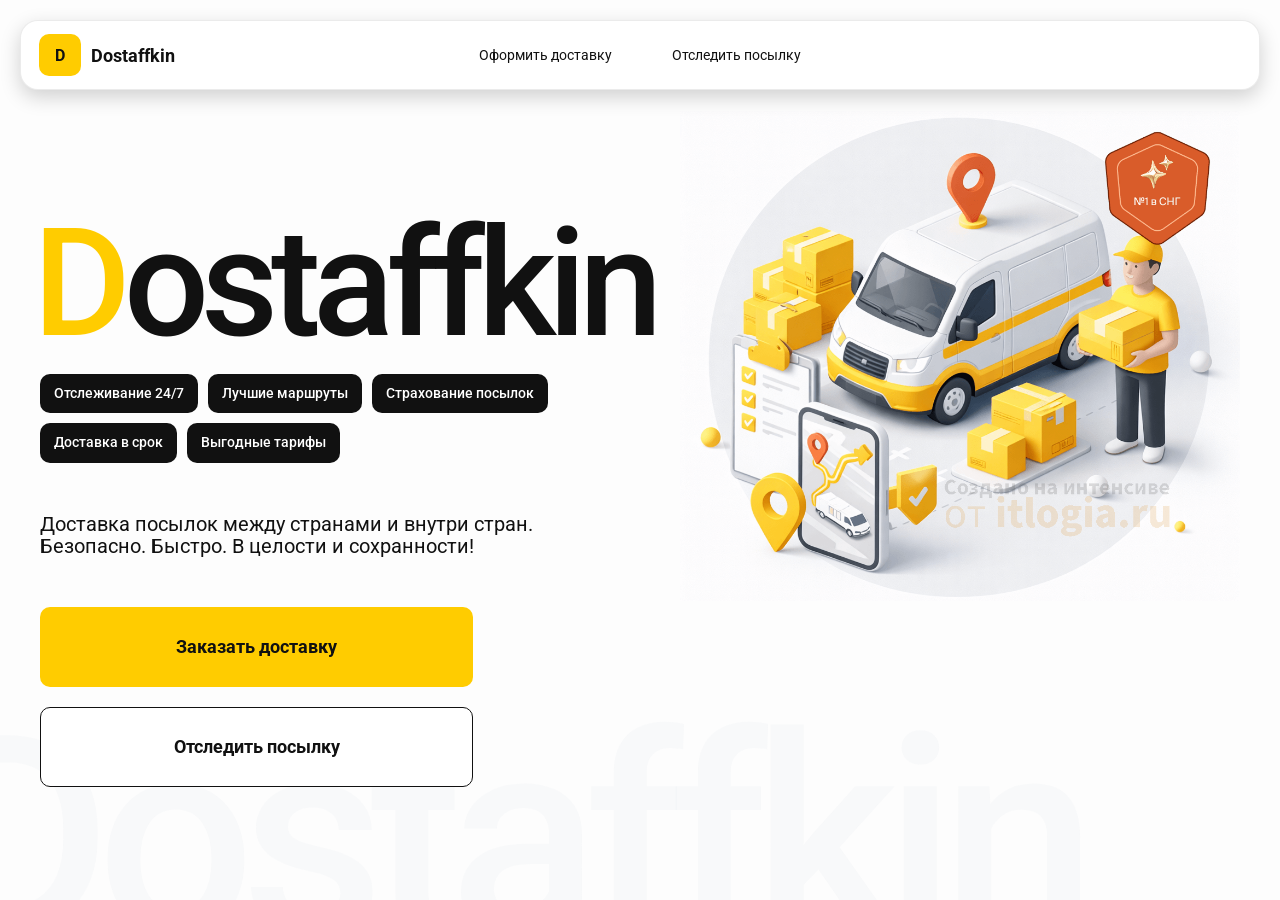
<file: index.html>
<!doctype html>
<html lang="ru">
<head>
    <meta charset="utf-8"/>
    <meta name="viewport" content="width=device-width,initial-scale=1,maximum-scale=1,user-scalable=0"/>
    <title>Dostaffkin — Доставка посылок между странами и внутри стран. Безопасно. Быстро. В целости и сохранности!</title>
    <link href="styles/base.css" rel="stylesheet"/>
    <link href="styles/base_adaptive.css" rel="stylesheet"/>
    <link href="styles/index.css" rel="stylesheet"/>
    <link href="styles/index_adaptive.css" rel="stylesheet"/>
</head>
<body>

    <div class="container">
        <header class ="header">
            <a class="header-brand" href="#">
                <div class="header-logo">D</div>
                <div class="header-title">Dostaffkin</div>
            </a>
            <nav class="header-menu">
                <a class="header-link" href="./order.html">Оформить <span>доставку</span></a>
                <a class="header-link" href="./track.html">Отследить <span>посылку</span></a>
            </nav>
        </header>
        <main class="main">
            <section class="main-info">
                <div class="main-title">
                    <span>D</span>ostaffkin
                </div>
                <div class="main-features">
                    <div class="main-feature">Отслеживание 24/7</div>
                    <div class="main-feature">Лучшие маршруты</div>
                    <div class="main-feature">Страхование посылок</div>
                    <div class="main-feature">Доставка в срок</div>
                    <div class="main-feature">Выгодные тарифы</div>
                </div>
                <div class="main-description">
                    Доставка посылок между странами и внутри стран.
                    Безопасно. Быстро. В целости и сохранности!
                </div>
                <div class="main-actions">
                    <a class="button" type="button" href="./order.html">Заказать доставку</a>
                    <a class="button button-white" type="button" href="./track.html">Отследить посылку</a>
                </div>
            </section>
            <div class="main-title-ghost">Dostaffkin</div>
            <section class="main-image">
                <img src="images/main-image.png" alt="Main image" />
            </section>
        </main>
        



    </div>


</body>
</html>
</file>
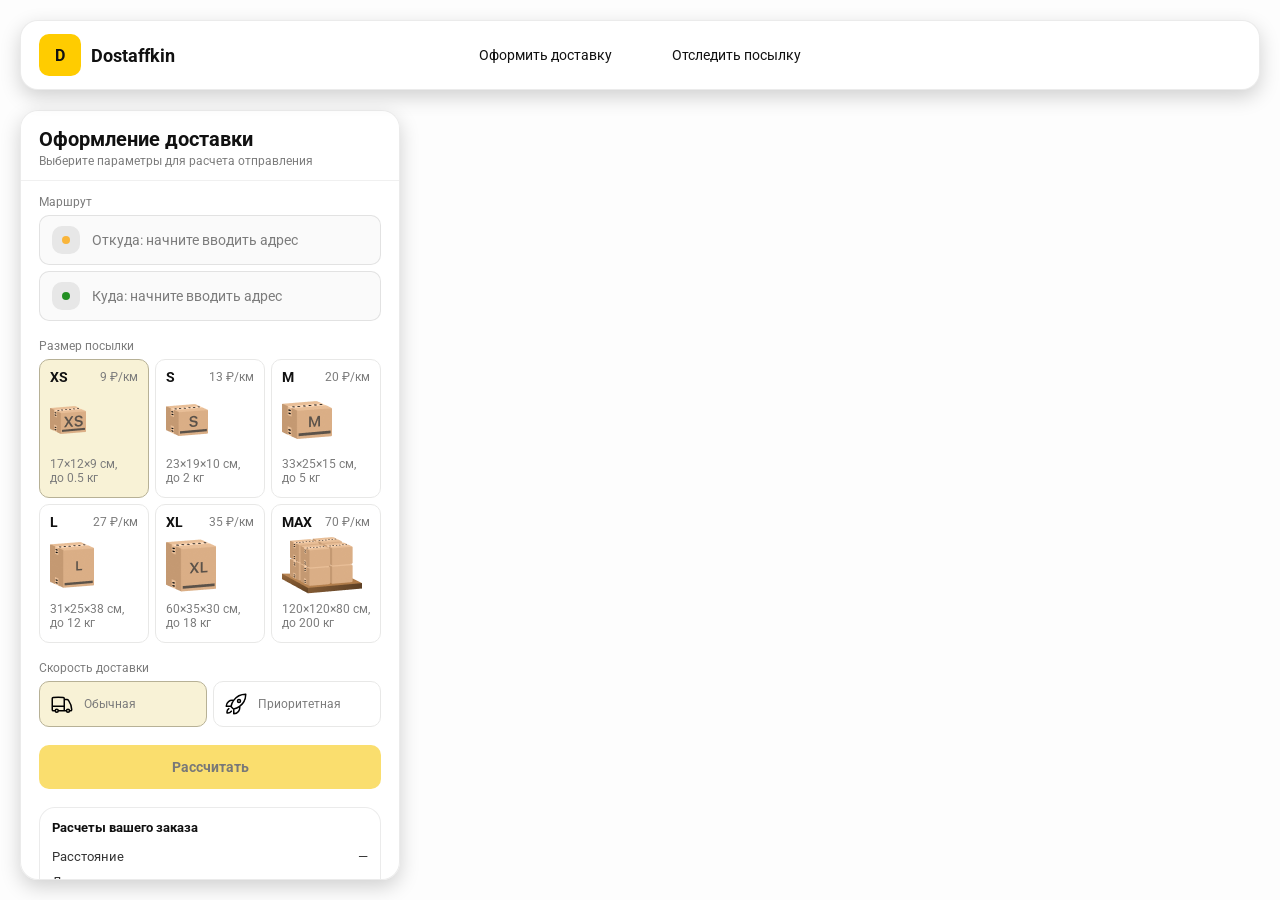
<file: order.html>
<!doctype html>
<html lang="ru">
<head>
    <meta charset="utf-8"/>
    <meta name="viewport" content="width=device-width,initial-scale=1,maximum-scale=1,user-scalable=0"/>
    <title>Оформление доставки</title>

    <link rel="stylesheet" href="styles/base.css"/>
    <link rel="stylesheet" href="styles/base_adaptive.css"/>

    <link rel="stylesheet" href="styles/order.css"/>
    <link rel="stylesheet" href="styles/order_adaptive.css"/>

    <script src="https://api-maps.yandex.ru/2.1/?lang=ru_RU&apikey=f508e841-0c0e-4c46-b181-957ae15ef570&suggest_apikey=d2cd4d6c-a4bf-48f8-a7a6-d6ad80a7508a" type="text/javascript"></script>
</head>
<body>
    
    <div id="map"></div>
    <header class="header">
        <a class="header-brand" href="./index.html">
            <div class="header-logo">D</div>
            <div class="header-title">Dostaffkin</div>
        </a>
        <nav class="header-menu">
            <a class="header-link" href="#">Оформить <span>доставку</span></a>
            <a class="header-link" href="./track.html">Отследить <span>посылку</span></a>
        </nav>
    </header>

    <aside class="main" id="sidebar">
        <div class="main-header">
            <div class="main-title">Оформление доставки</div>
            <div class="main-text">Выберите параметры для расчета отправления</div>
        </div>

        <div class="main-content">
            <div class="main-route">
                <div class="main-block-title">Маршрут</div>
                <div class="main-fields">
                    <div class="main-field" id="fromField">
                        <div class="main-pin"></div>
                        <input id="from" placeholder="Откуда: начните вводить адрес" autocomplete="off" />
                        <div class="main-ac" id="fromAc" role="listbox" aria-label="Подсказки адресов"></div>
                    </div>
            
                    <div class="main-field" id="toField">
                        <div class="main-pin"></div>
                        <input id="to" placeholder="Куда: начните вводить адрес" autocomplete="off" />
                        <div class="main-ac" id="toAc" role="listbox" aria-label="Подсказки адресов"></div>
                    </div>
                </div>
            </div>
            <div class="main-package">
                <div class="main-block-title">Размер посылки</div>
            
                <div class="main-sizes">
                    <div class="main-size-card is-active" data-value="xs">
                        <div class="main-size-top">
                            <div class="main-size-label">XS</div>
                            <div class="main-size-rate">9 ₽/км</div>
                        </div>
                        <div class="main-size-media">
                            <img src="images/sizes/xs.png" alt="Короб XS" />
                        </div>
                        <div class="main-size-description">17×12×9 см,<br>до 0.5 кг</div>
                    </div>
            
                    <div class="main-size-card" data-value="s">
                        <div class="main-size-top">
                            <div class="main-size-label">S</div>
                            <div class="main-size-rate">13 ₽/км</div>
                        </div>
                        <div class="main-size-media">
                            <img src="images/sizes/s.png" alt="Короб S" />
                        </div>
                        <div class="main-size-description">23×19×10 см,<br>до 2 кг</div>
                    </div>
            
                    <div class="main-size-card" data-value="m">
                        <div class="main-size-top">
                            <div class="main-size-label">M</div>
                            <div class="main-size-rate">20 ₽/км</div>
                        </div>
                        <div class="main-size-media">
                            <img src="images/sizes/m.png" alt="Короб M" />
                        </div>
                        <div class="main-size-description">33×25×15 см,<br>до 5 кг</div>
                    </div>
            
                    <div class="main-size-card" data-value="l">
                        <div class="main-size-top">
                            <div class="main-size-label">L</div>
                            <div class="main-size-rate">27 ₽/км</div>
                        </div>
                        <div class="main-size-media">
                            <img src="images/sizes/l.png" alt="Короб L" />
                        </div>
                        <div class="main-size-description">31×25×38 см,<br>до 12 кг</div>
                    </div>
            
                    <div class="main-size-card" data-value="xl">
                        <div class="main-size-top">
                            <div class="main-size-label">XL</div>
                            <div class="main-size-rate">35 ₽/км</div>
                        </div>
                        <div class="main-size-media">
                            <img src="images/sizes/xl.png" alt="Короб XL" />
                        </div>
                        <div class="main-size-description">60×35×30 см,<br>до 18 кг</div>
                    </div>
            
                    <div class="main-size-card" data-value="max">
                        <div class="main-size-top">
                            <div class="main-size-label">MAX</div>
                            <div class="main-size-rate">70 ₽/км</div>
                        </div>
                        <div class="main-size-media main-size-media-palleta">
                            <img src="images/sizes/max.png" alt="Паллета" />
                        </div>
                        <div class="main-size-description">120×120×80 см,<br>до 200 кг</div>
                    </div>
                </div>
            </div>
            
            <div class="main-speed">
                <div class="main-block-title">Скорость доставки</div>
            
                <div class="main-speeds">
                    <div class="main-speed-card is-active" data-value="regular">
                        <img class="main-speed-media" src="images/icons/regular.svg" alt="Regular" />
                        <div class="main-speed-description">Обычная</div>
                    </div>
                    <div class="main-speed-card" data-value="fast">
                        <img class="main-speed-media" src="images/icons/fast.svg" alt="Fast" />
                        <div class="main-speed-description">Приоритетная</div>
                    </div>
            
                </div>
            </div>

            <div class="main-calculate-block">
                <button id="calc" class="button calculate-button" type="button" disabled>Рассчитать</button>
            </div>

            <div class="main-result" id="result">
                <div class="main-result-title">Расчеты вашего заказа</div>
                <div class="main-result-lines">
                    <div class="main-result-line"><span>Расстояние</span><span id="distanceValue">—</span></div>
                    <div class="main-result-line"><span>Доставим через</span><span id="durationValue">—</span></div>
                    <div class="main-result-line"><span>Тариф</span><span id="rateValue">—</span></div>
                </div>
                <div class="main-price">
                    <div class="main-price-label">Итого</div>
                    <div class="main-price-value" id="totalValue">—</div>
                </div>
            </div>

            <div class="main-order-box">
                <div class="main-order-form" id="orderForm">
                    <div class="main-order-title">Оформление доставки</div>
                    <div class="main-block-info-row">
                        <div class="main-block-title">Контакты</div>
                        <div class="order-fields">
                            <div class="main-field">
                                <input id="customerName" placeholder="Ваше имя" autocomplete="off" />
                            </div>
                            <div class="main-field">
                                <input id="customerPhone" placeholder="Ваш телефон" autocomplete="off" inputmode="tel" />
                            </div>
                        </div>
                    </div>
                    <div class="main-block-info-row extra-info">
                        <div class="main-block-title">Дополнительная информация</div>
                        <div class="main-field textarea">
                            <textarea id="comment" placeholder="Детали доставки и комментарии"></textarea>
                        </div>
                    </div>
                    <button id="submit" class="button main-submit-request" type="button" disabled>Отправить
                        заявку
                    </button>
                </div>
            
                <div class="main-order-success" id="orderSuccess">
                    <div class="main-success-icon">✓</div>
                    <div class="main-success-title">Заявка отправлена!</div>
                    <div class="main-success-title">Номер отправления – <span id="orderId"></span></div>
                    <div class="main-success-subtitle">Мы скоро свяжемся с вами</div>
                </div>
            </div>

        </div>

    </aside>

    <script src ="scripts/order.js"></script>
</body>
</html>
</file>
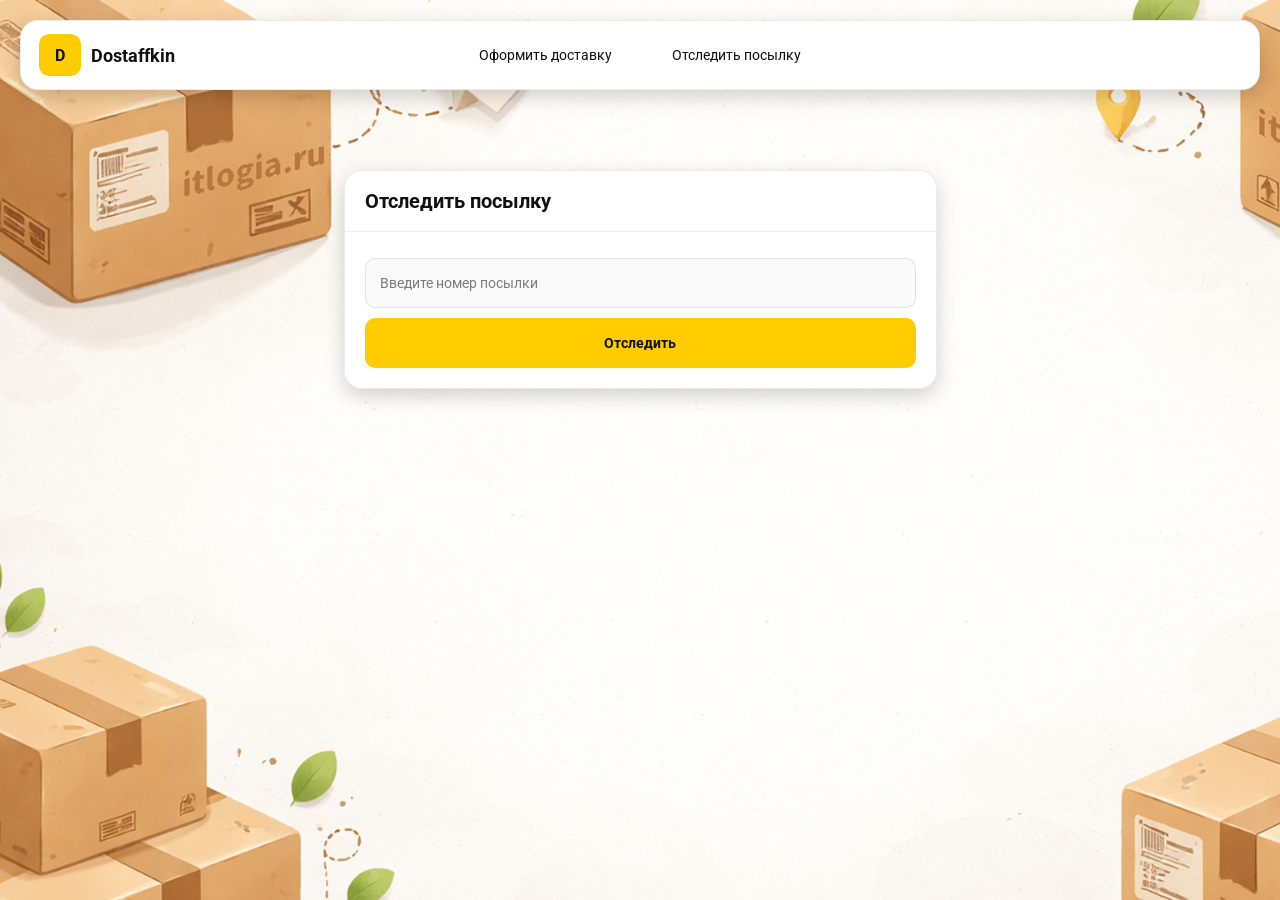
<file: track.html>
<!doctype html>
<html lang="ru">
<head>
    <meta charset="utf-8"/>
    <meta name="viewport" content="width=device-width,initial-scale=1,maximum-scale=1,user-scalable=0"/>
    <title>Отследить посылку</title>
    <link rel="stylesheet" href="styles/base.css"/>
    <link rel="stylesheet" href="styles/base_adaptive.css"/>

    <link rel="stylesheet" href="styles/track.css"/>
    <link rel="stylesheet" href="styles/track_adaptive.css"/>
</head>
<body>

    <div class="container">
        <header class="header">
            <a class="header-brand" href="./index.html">
                <div class="header-logo">D</div>
                <div class="header-title">Dostaffkin</div>
            </a>
            <nav class="header-menu">
                <a class="header-link" href="./order.html">Оформить <span>доставку</span></a>
                <a class="header-link" href="#">Отследить <span>посылку</span></a>
            </nav>
        </header>

        <main class="track-content">
            <section class="track-card track-search">
                <div class="track-title">Отследить посылку</div>
                <div class="track-action">
                    <div class="main-field track-field">
                        <input id="trackNumber" placeholder="Введите номер посылки" autocomplete="off" />
                    </div>
                    <button id="trackButton" class="button track-button" type="button">Отследить</button>
                </div>
            </section>

            <section class="track-card track-result" id="trackResult">
                <div class="track-result-header">
                    <div class="track-id" id="trackIdValue"></div>
                    <div class="track-routes">
                        <div class="track-route">
                            <div class="track-route-pin">
                                <svg xmlns="http://www.w3.org/2000/svg" fill="none" viewBox="0 0 24 24" stroke-width="1.5"
                                    stroke="orange" class="size-6">
                                    <path stroke-linecap="round" stroke-linejoin="round"
                                        d="M15 10.5a3 3 0 1 1-6 0 3 3 0 0 1 6 0Z" />
                                    <path stroke-linecap="round" stroke-linejoin="round"
                                        d="M19.5 10.5c0 7.142-7.5 11.25-7.5 11.25S4.5 17.642 4.5 10.5a7.5 7.5 0 1 1 15 0Z" />
                                </svg>
                            </div>
                            <div class="track-route-address" id="trackFromValue">
                                Откуда: Москва, улица Арбат, 1
                            </div>
                        </div>
                        <div class="track-route track-route-arrow">
                            <svg xmlns="http://www.w3.org/2000/svg" fill="none" viewBox="0 0 24 24" stroke-width="1.5"
                                stroke="currentColor" class="size-6">
                                <path stroke-linecap="round" stroke-linejoin="round" d="M19.5 13.5 12 21m0 0-7.5-7.5M12 21V3" />
                            </svg>
                        </div>
                        <div class="track-route">
                            <div class="track-route-pin">
                                <svg xmlns="http://www.w3.org/2000/svg" fill="none" viewBox="0 0 24 24" stroke-width="1.5"
                                    stroke="green" class="size-6">
                                    <path stroke-linecap="round" stroke-linejoin="round"
                                        d="M15 10.5a3 3 0 1 1-6 0 3 3 0 0 1 6 0Z" />
                                    <path stroke-linecap="round" stroke-linejoin="round"
                                        d="M19.5 10.5c0 7.142-7.5 11.25-7.5 11.25S4.5 17.642 4.5 10.5a7.5 7.5 0 1 1 15 0Z" />
                                </svg>
                            </div>
                            <div class="track-route-address" id="trackToValue">
                                Куда: Минск, проспект Независимости, 58
                            </div>
                        </div>
                    </div>
                </div>
                <div class="track-info">
                    <div class="track-status-title">Статус данной посылки:</div>
                    <div class="track-status-list" id="trackStatusList">
                    </div>
                </div>
            </section>
        </main>
    
    </div>
    <script src = "scripts/track.js"></script>    
</body>
</html>
</file>
<file: styles/base.css>
*,
*::before,
*::after {
  box-sizing: border-box;
}

@font-face {
  font-family: "Roboto";
  src: url("../fonts/Roboto-Regular.ttf");
  font-weight: normal;
}

@font-face {
  font-family: "Roboto";
  src: url("../fonts/Roboto-Bold.ttf");
  font-weight: bold;
}

@font-face {
  font-family: "Roboto";
  src: url("../fonts/Roboto-Medium.ttf");
  font-weight: 500;
}

html,
body {
  margin: 0;
  color: #111111;
  font-family: "Roboto", sans-serif;
}

body {
  background: #fdfdfd;
}

.header {
  border-radius: 18px;
  box-shadow: 0 7px 20px 0 #0000002e;
  backdrop-filter: blur(10px);
  background: #ffffff;
  left: 20px;
  border: 1px solid rgba(0, 0, 0, 0.08);
  position: fixed;
  right: 20px;
  top: 20px;
  padding: 14px 18px;
  height: 70px;
  display: flex;
  align-items: center;
  z-index: 6;
}

.header-brand {
  display: flex;
  align-items: center;
  text-decoration: none;
  gap: 10px;
}

.header-logo {
  width: 42px;
  height: 42px;
  border-radius: 10px;
  background: #ffcc00;
  display: grid;
  place-items: center;
  font-weight: bold;
  color: #111;
}

.header-title {
  font-size: 18px;
  font-weight: bold;
  color: #111111;
  text-decoration: none;
}

.header-menu {
  display: flex;
  align-items: center;
  gap: 60px;
  margin: 0;
  position: absolute;
  left: 50%;
  transform: translateX(-50%);
}

.header-link {
  font-size: 14px;
  color: #111111;
  text-decoration: none;
}

.button {
  border: 0;
  outline: none;
  height: 44px;
  border-radius: 10px;
  font-size: 14px;
  font-weight: bold;
  cursor: pointer;
  font-family: inherit;
  transition:
    transform 0.08s ease,
    opacity 0.12s ease;
  background: #ffcc00;
  color: #111111;
  text-align: center;
  text-decoration: none;
}

.button:hover {
  background-color: #e5bc19;
}

.button:disabled {
  cursor: not-allowed;
  background-color: #fade6e;
  color: #787878;
  transform: none;
}

.button.button-white {
  background: #ffffff;
  border: 1px solid #111111;
}

.button.button-white:hover {
  background: rgb(241 241 241);
}

.main-field {
  display: flex;
  align-items: center;
  margin-top: 6px;
  gap: 10px;
  border: 1px solid #1111111a;
  background: #fafafa;
  border-radius: 10px;
  padding: 10px 12px;
  position: relative;
  box-sizing: border-box;
  height: 50px;
}

.main-field.textarea {
  height: auto;
}

.main-pin {
  width: 28px;
  height: 28px;
  border-radius: 10px;
  background: rgba(17, 17, 17, 0.08);
  display: grid;
  place-items: center;
  flex: 0 0 auto;
  position: relative;
}

.main-pin::before {
  content: "";
  width: 8px;
  height: 8px;
  border-radius: 999px;
  background: orange;
  opacity: 0.75;
  display: block;
}

.main-field:last-child .main-pin::before {
  background: green;
  opacity: 0.85;
}

input,
textarea {
  width: 100%;
  border: 0;
  outline: none;
  background: transparent;
  font-size: 14px;
  color: #111111;
  font-family: inherit;
}

textarea {
  resize: vertical;
  min-height: 72px;
  padding: 2px 0;
}

input::placeholder,
textarea::placeholder {
  color: #7c7c7c;
}

.main-field:focus-within {
  border-color: rgba(0, 0, 0, 0.2);
  box-shadow: 0 0 0 4px rgba(255, 204, 0, 0.35);
  background: rgba(255, 255, 255, 0.75);
}
</file>
<file: styles/base_adaptive.css>
@media (max-width: 767px) {
  .header {
    left: 10px;
    right: 10px;
    top: 10px;
  }

  .header-link span {
    display: none;
  }

  .header-menu {
    gap: 20px;
    justify-content: flex-start;
    margin: 0 0 0 30px;
    position: static;
    transform: none;
  }
}

@media (max-width: 420px) {
  .header-title {
    display: none;
  }
}

@media (max-width: 374px) {
  .header-menu {
    gap: 10px;
    margin: 0 0 0 10px;
  }
}
</file>
<file: styles/index.css>
.container {
  overflow: hidden;
  min-height: 100vh;
}

.main {
  padding: 111px 40px 40px;
  position: relative;
  display: flex;
}

.main-info {
  max-width: 840px;
  width: 100%;
  position: relative;
}

.main-title {
  margin-top: 98px;
  font-weight: 500;
  font-size: 200px;
  line-height: 1;
  letter-spacing: -0.05em;
  color: #111111;
  left: -15px;
  position: relative;
}

.main-title span {
  color: #ffcc00;
}

.main-features {
  margin-top: 15px;
  display: flex;
  flex-wrap: wrap;
  gap: 10px;
}

.main-feature {
  background: #111111;
  color: #ffffff;
  padding: 12px 14px;
  font-weight: 500;
  font-size: 14px;
  line-height: 1.1;
  border-radius: 10px;
}
.main-description {
  margin-top: 50px;
  max-width: 500px;
  font-size: 20px;
  line-height: 1.1;
  color: #111111;
}

.main-actions {
  margin-top: 50px;
  display: flex;
  flex-direction: column;
  gap: 20px;
}

.main-actions .button {
  height: 80px;
  width: 433px;
  font-size: 18px;
  font-weight: bold;
  place-items: center;
  display: grid;
}
.main-title-ghost {
  position: absolute;
  z-index: -1;
  left: -70px;
  bottom: -150px;
  font-weight: 500;
  font-size: 278px;
  line-height: 1;
  letter-spacing: -0.05em;
  color: #ecedf04d;
}

.main-image {
  width: 1024px;
  top: 100px;
  z-index: -2;
}

.main-image img {
  width: 100%;
  max-width: 1024px;
  height: auto;
  display: block;
}
</file>
<file: styles/index_adaptive.css>
@media (max-width: 1760px) {
  .main-title {
    font-size: 150px;
    left: -7px;
  }

  .main-info {
    max-width: 640px;
  }
}
@media (max-width: 1200px) {
  .main-info {
    max-width: 540px;
  }

  .main {
    padding: 111px 20px 20px;
  }

  .main-title {
    font-size: 120px;
    left: -4px;
  }

  .main-title-ghost {
    font-size: 220px;
  }
}
@media (max-width: 1024px) {
  .main-title {
    margin-top: 30px;
  }

  .main {
    flex-direction: column-reverse;
  }

  .main-image {
    max-width: 350px;
    position: absolute;
    left: 370px;
    top: 370px;
  }

  .main-info {
    max-width: 100%;
  }

  .main-actions {
    gap: 10px;
  }

  .main-actions .button {
    height: 50px;
    font-size: 14px;
    width: auto;
    max-width: 300px;
  }

  .main-description {
    max-width: 350px;
  }
}
@media (max-width: 570px) {
  .main-title {
    font-size: 88px;
  }

  .main-description {
    max-width: 100%;
  }

  .main-actions {
    width: 100%;
  }

  .main-actions .button {
    width: 100%;
    max-width: 100%;
  }

  .main-image {
    max-width: 650px;
    position: absolute;
    left: 170px;
    top: 70px;
    opacity: 0.2;
  }
}
@media (max-width: 400px) {
  .main-title {
    font-size: 70px;
  }
}
</file>
<file: styles/order.css>
#map {
  position: fixed;
  inset: 0;
}

.main {
  border-radius: 18px;
  box-shadow: 0 7px 20px 0 #0000002e;
  backdrop-filter: blur(10px);
  background: rgba(255, 255, 255, 0.96);
  left: 20px;
  border: 1px solid rgba(0, 0, 0, 0.08);
  position: fixed;
  top: 110px;
  bottom: 20px;
  width: 380px;
  display: flex;
  flex-direction: column;
  overflow: hidden;
  z-index: 5;
}

.main-header {
  padding: 18px 18px 12px 18px;
  border-bottom: 1px solid rgba(0, 0, 0, 0.06);
  display: flex;
  flex-direction: column;
}

.main-title {
  font-size: 20px;
  line-height: 100%;
  font-weight: bold;
}

.main-text {
  font-size: 12px;
  margin-top: 5px;
  color: #7c7c7c;
}

.main-content {
  padding: 14px 18px 18px 18px;
  overflow: auto;
  scrollbar-width: none;
  display: flex;
  flex-direction: column;
  gap: 18px;
  flex: 1;
}

.main-block-title {
  font-size: 12px;
  color: #7c7c7c;
}

.main-route .main-block-title,
.main-package .main-block-title {
  margin-bottom: 6px;
}

.main-sizes {
  display: grid;
  gap: 6px;
  grid-template-columns: repeat(3, 1fr);
}

.main-size-card {
  border: 1px solid #e8e8e7;
  background: #ffffff;
  border-radius: 10px;
  padding: 10px;
  cursor: pointer;
  user-select: none;
  transition:
    transform 0.08s ease,
    border-color 0.12s ease,
    background 0.12s ease;
  min-height: 139px;
}

.main-size-card:hover {
  transform: translateY(-1px);
}

.main-size-card.is-active {
  background-color: #f8f2d6;
  border-color: #b7b196;
}

.main-size-top {
  display: flex;
  align-items: center;
  justify-content: space-between;
}

.main-size-label {
  font-weight: bold;
  font-size: 14px;
  color: #111111;
  line-height: 100%;
}

.main-size-rate {
  font-size: 12px;
  color: #7c7c7c;
  line-height: 100%;
}

.main-size-media {
  margin-top: 8px;
  height: 57px;
}

.main-size-description {
  margin-top: 8px;
  font-size: 12px;
  color: #7c7c7c;
  line-height: 1.2;
}

.calculate-button {
  width: 100%;
}

.main-result {
  border: 1px solid rgba(0, 0, 0, 0.08);
  background: rgba(255, 255, 255, 0.75);
  border-radius: 16px;
  padding: 12px;
  line-height: 1.25;
}

.main-result-title {
  font-weight: bold;
  font-size: 13px;
  color: #111111;
  margin-bottom: 13px;
}

.main-result-lines {
  gap: 8px;
  display: flex;
  flex-direction: column;
}

.main-result-line {
  font-size: 13px;
  color: rgba(17, 17, 17, 0.85);
  display: flex;
  justify-content: space-between;
}

.main-price {
  margin-top: 18px;
  padding-top: 10px;
  border-top: 1px dashed rgba(0, 0, 0, 0.12);
  display: flex;
  align-items: baseline;
  justify-content: space-between;
}

.main-price-label {
  font-size: 12px;
  color: rgba(17, 17, 17, 0.55);
}

.main-price-value {
  font-size: 20px;
  font-weight: bold;
  color: #111111;
  letter-spacing: -0.3px;
}

.main-order-box {
  background: #ffffff;
  border: 1px solid #e8e8e7;
  border-radius: 10px;
  padding: 12px;
}

.main-order-title {
  margin-bottom: 8px;
  font-weight: bold;
  font-size: 14px;
  color: #111111;
}

.main-block-info {
  display: flex;
  flex-direction: column;
  gap: 6px;
}

.order-fields {
  display: grid;
  grid-template-columns: 1fr 1fr;
  column-gap: 10px;
  margin-top: 6px;
}

.main-block-info-row.extra-info {
  display: block;
  margin-top: 13px;
}

.main-submit-request {
  width: 100%;
  margin-top: 6px;
}

.main-order-success {
  display: none;
  text-align: center;
  padding: 22px 12px;
  gap: 12px;
}

.main-order-success.is-visible {
  display: flex;
  flex-direction: column;
  align-items: center;
}

.main-success-icon {
  width: 56px;
  height: 56px;
  border-radius: 50%;
  background: #16a34a;
  color: #ffffff;
  display: grid;
  place-items: center;
  font-size: 30px;
}

.main-success-title {
  font-size: 14px;
  font-weight: bold;
  color: #111111;
}

.main-success-subtitle {
  font-size: 12px;
  color: rgba(17, 17, 17, 0.55);
  line-height: 1.3;
}

.main-speed .main-block-title {
  margin-bottom: 6px;
}

.main-speeds {
  display: grid;
  gap: 6px;
  grid-template-columns: repeat(2, 1fr);
}

.main-speed-card {
  border: 1px solid #e8e8e7;
  background: #ffffff;
  border-radius: 10px;
  padding: 10px;
  cursor: pointer;
  user-select: none;
  transition:
    transform 0.08s ease,
    border-color 0.12s ease,
    background 0.12s ease;
  display: flex;
  align-items: center;
  gap: 10px;
}

.main-speed-card:hover {
  transform: translateY(-1px);
}

.main-speed-card.is-active {
  background-color: #f8f2d6;
  border-color: #b7b196;
}

.main-speed-description {
  font-size: 12px;
  color: #7c7c7c;
  line-height: 1.2;
}
</file>
<file: styles/order_adaptive.css>
@media (max-width: 767px) {
  .main {
    left: 10px;
    right: 10px;
    top: 50%;
    bottom: 12px;
    width: auto;
    max-width: none;
  }
}

@media (max-width: 420px) {
  .main-sizes {
    grid-template-columns: repeat(2, 1fr);
  }
}
</file>
<file: styles/track.css>
.container {
  background: #f4f4f4 url("../images/track-bg.png");
  background-size: cover;
  min-height: 100vh;
  padding: 170px 0 50px 0;
}
.track-content {
  width: 593px;
  margin: 0 auto;
}

.track-card {
  width: 100%;
  border-radius: 18px;
  box-shadow: 0 7px 20px 0 #0000002e;
  backdrop-filter: blur(10px);
  background: rgba(255, 255, 255, 0.96);
  border: 1px solid rgba(0, 0, 0, 0.08);
}

.track-title {
  font-size: 20px;
  line-height: 100%;
  font-weight: bold;
  border-bottom: 1px solid #eeeeee;
  padding: 20px;
}

.track-action {
  padding: 20px;
}

.track-button {
  width: 100%;
  height: 50px;
}

.track-field {
  margin-bottom: 10px;
}
.track-result {
  margin-top: 5px;
  display: none;
}

.track-result.is-visible {
  display: block;
}

.track-result-header {
  font-weight: bold;
  font-size: 14px;
  color: #111111;
  padding: 20px;
  border-bottom: 1px solid #eeeeee;
}

.track-id {
  margin-bottom: 12px;
  font-size: 20px;
}

.track-routes {
  display: flex;
  flex-direction: column;
  gap: 10px;
  font-weight: normal;
}

.track-route {
  display: flex;
  align-items: center;
  gap: 10px;
}

.track-route-pin {
  width: 24px;
  height: 24px;
  flex-shrink: 0;
}

.track-route-arrow {
  padding: 15px 0;
  width: 24px;
  height: 24px;
}

.track-info {
  padding: 20px;
}

.track-status {
  display: flex;
  align-items: center;
  font-size: 12px;
  gap: 10px;
}

.track-status-title {
  font-size: 14px;
  color: #111111;
  margin-bottom: 20px;
}

.track-status-list {
  display: flex;
  flex-direction: column;
  gap: 15px;
}

.track-status-icon {
  width: 40px;
  height: 40px;
  border-radius: 50%;
  background: rgba(17, 17, 17, 0.08);
  display: grid;
  place-items: center;
  flex: 0 0 auto;
}

.track-status.created .track-status-icon {
  background-color: #f1cb00;
}

.track-status.in-way .track-status-icon {
  background-color: #f08a11;
}

.track-status.ready .track-status-icon {
  background-color: #a35d0a;
}

.track-status.done .track-status-icon {
  background-color: #37c93b;
}

.track-status-text {
  display: flex;
  align-items: center;
  justify-content: space-between;
  color: #111111;
  font-size: 12px;
  flex: 1;
}

.track-status-date {
  color: rgba(17, 17, 17, 0.55);
}
</file>
<file: styles/track_adaptive.css>
@media (max-width: 767px) {
  .container {
    padding: 130px 0 50px 0;
  }

  .track-content {
    width: 100%;
    padding-left: 10px;
    padding-right: 10px;
  }

  .track-result-header {
    padding: 20px;
  }
}
</file>
